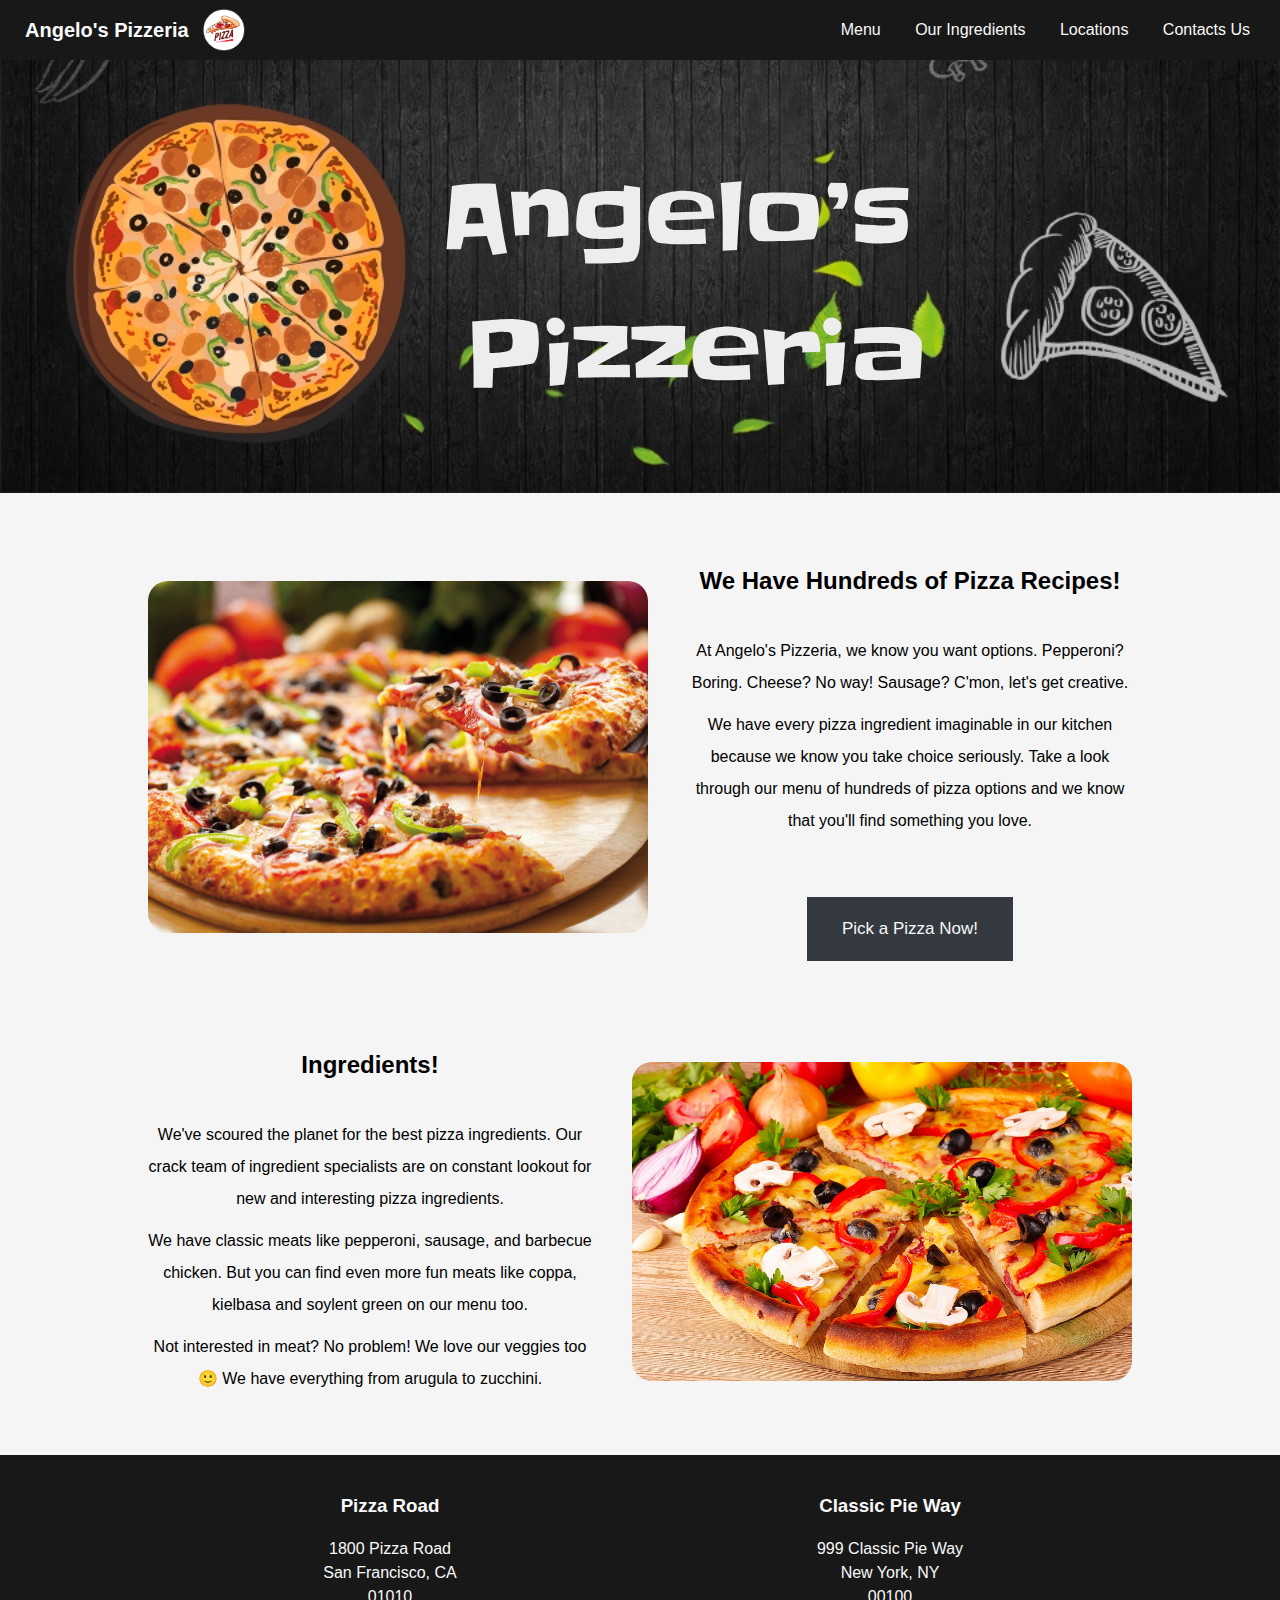
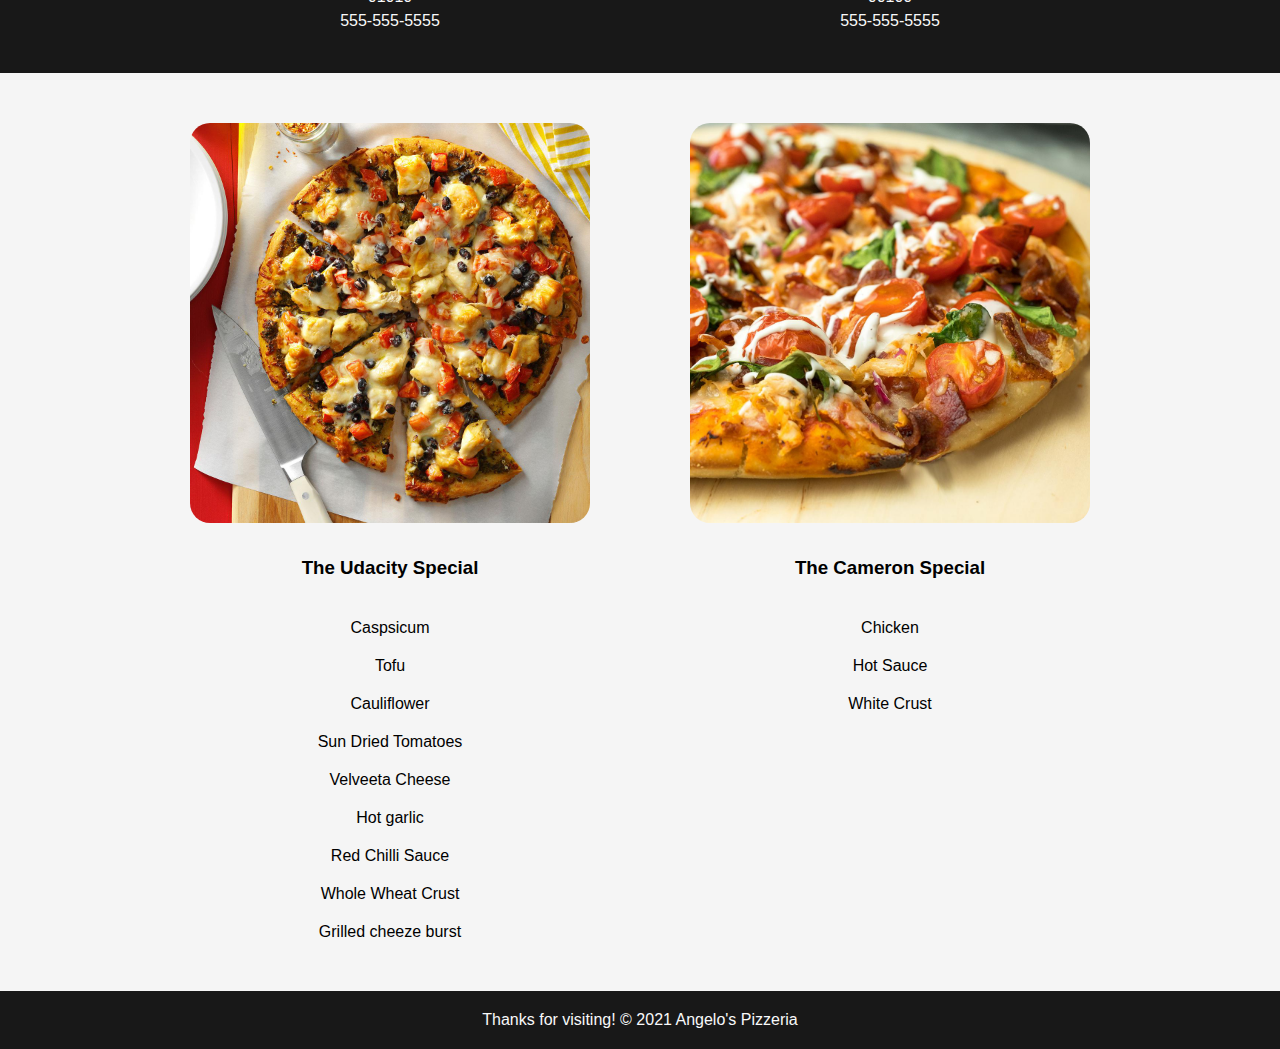
<file: index.html>
<!DOCTYPE html>
<html>
<head>
	<title>Angelo's Pizzeria</title>
	<link rel="stylesheet" type="text/css" href="styles/main.css">
</head>
<body>
	<nav class="topnav">
		<span><span class="nav-header-logo">Angelo's Pizzeria</span><img src="images/logo.png" width="50px;"></span>
		<div>
			<a class="active" href="#menu">Menu</a>
			<a href="#ingredients">Our Ingredients</a>
			<a href="#locations">Locations</a>
			<a href="" onclick="alert('Thanks for clicking! This button doesn\'t do anything because this is a fake pizzeria 😕)')">Contacts Us</a>		
		</div>
	</nav>
	<header>
		<img src="images/banner.svg" width="100%">
	</header>
	<article class="advertisement" id="menu">
		<section>
			<img src="images/pizza1.jpg">
		</section>
		<section class="advertisement-text">
			<h2>We Have Hundreds of Pizza Recipes!</h2> 
			 <p>At Angelo's Pizzeria, we know you want options. Pepperoni? Boring. Cheese? No way! Sausage? C'mon, let's get creative.</p>
            <p>We have every pizza ingredient imaginable in our kitchen because we know you take choice seriously. Take a look through our menu of hundreds of pizza options and we know that you'll find something you love.</p>
            <a href="links/order.html" role="button">Pick a Pizza Now!</a>
		</section>
	</article>
	<article class="advertisement" id="ingredients">
		<section class="advertisement-text">
			<h2>Ingredients!</h2> 
            <p>We've scoured the planet for the best pizza ingredients. Our crack team of ingredient specialists are on constant lookout for new and interesting pizza ingredients.</p>
            <p>We have classic meats like pepperoni, sausage, and barbecue chicken. But you can find even more fun meats like coppa, kielbasa and soylent green on our menu too.</p>
            <p>Not interested in meat? No problem! We love our veggies too 🙂 We have everything from arugula to zucchini.</p>
		</section>
		<section>
			<img src="images/pizza2.jpg">
		</section>
	</article>
	<article class="locations" id="locations">
		<section>
			<h3>Pizza Road</h3>
            <p>1800 Pizza Road<br>San Francisco, CA<br>01010<br>555-555-5555</p>
		</section>
		<section>
			<h3>Classic Pie Way</h3>
            <p>999 Classic Pie Way<br>New York, NY<br>00100<br>555-555-5555</p>
		</section>
	</article>
	<section class="sizer">



	</section>
	<article class="pizzas">
		<section>
			<img src="images/pizza3.jpg">
			<h3>The Udacity Special</h3>
			<ul>
				<li>Caspsicum</li>
				<li>Tofu</li>
				<li>Cauliflower</li>
				<li>Sun Dried Tomatoes</li>
				<li>Velveeta Cheese</li>
				<li>Hot garlic</li>
				<li>Red Chilli Sauce</li>
				<li>Whole Wheat Crust</li>
				<li>Grilled cheeze burst</li>
			</ul>
		</section>
		<section>
			<img src="images/pizza4.jpg">
			<h3>The Cameron Special</h3>
			<ul>
				<li>Chicken</li>
				<li>Hot Sauce</li>
				<li>White Crust</li>
			</ul>
		</section>
	</article>
	<footer>Thanks for visiting! © 2021 Angelo's Pizzeria</footer>
</body>
</html>
</file>
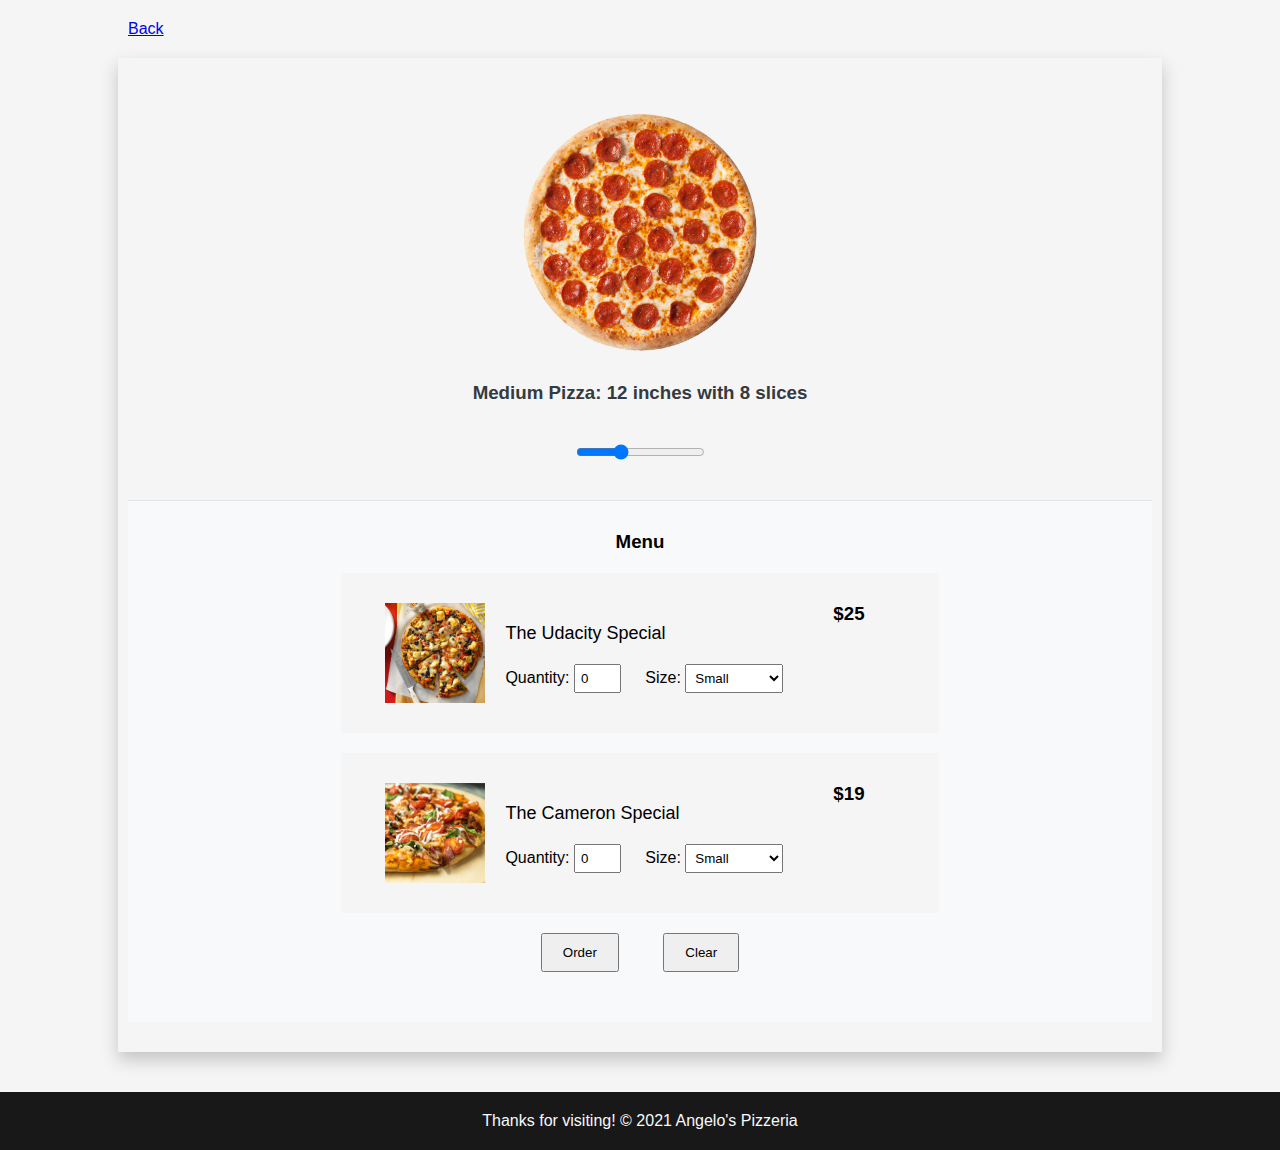
<file: links/order.html>
<!DOCTYPE html>
<html>
<head>
	<title>Angelo's Pizzeria Order</title>
	<link rel="stylesheet" type="text/css" href="../styles/main.css">
</head>
<body>
	<section class="backButton">
		<a href="../index.html" role="button">
			Back
		</a>
	</section>
	<article class="order">
		<section>
			<img id="pizzesizer" src="../images/pizzasizer.png">
			<br>
			<h3>Medium Pizza: 12 inches with 8 slices</h3>
			<input id="ranger" type="range" min="1" max="4" value="2" />
		</section>
		<div class="divider"></div>
		<section class="menu">
			<h3>Menu</h3>
			<div>
				<img src="../images/pizza3.jpg">
				<div>
					<p class="pizza-title">The Udacity Special</p>	
					<form>
						<label for="quantity">Quantity:</label>
  						<input type="text" id="quantity1" maxlength="2" size="2" value="0">
						
						<label for="size1">Size:</label>
						<select id="size1">
						  <option value="small">Small</option>
						  <option value="medium">Medium</option>
						  <option value="large">Large</option>
						  <option value="extra-large">Extra-large</option>
						</select>
					</form>
				</div>
				<h3>$25</h3>
			</div>
			<div>
				<img src="../images/pizza4.jpg">
				<div>
					<p class="pizza-title">The Cameron Special</p>	
					<form>
						<label for="quantity">Quantity:</label>
  						<input type="text" id="quantity2" maxlength="2" size="2" value="0">
						
						<label for="size2">Size:</label>
						<select id="size2">
						  <option value="small">Small</option>
						  <option value="medium">Medium</option>
						  <option value="large">Large</option>
						  <option value="extra-large">Extra-large</option>
						</select>
					</form>
				</div>
				<h3>$19</h3>
			</div>
			<button id="orderButton" onclick="order()">Order</button>
			<button id="clearButton" onclick="clearForm()">Clear</button>
		</section>
	</article>
	<footer>Thanks for visiting! © 2021 Angelo's Pizzeria</footer>
	<script src="../scripts/main.js"></script>
</body>
</html>
</file>
<file: styles/main.css>
:root {
  --red: #9D1111;
  --dark: #343A40;
  --secondary: #6C757D;
  --gray1: #C4C4C4;
  --gray2: #E5E5E5;
  --gray3: #F5F5F5;
  --light: #f8f9fa;
  --navcolor: #181818;
}

* {
	padding: 0;
	margin: 0;
}

body {
	font-family: Arial, Helvetica, sans-serif;
	background-color: var(--gray3);
}

/* navbar */

.topnav {
	padding: 5px 15px;
	display: flex;
	background-color: var(--navcolor);
	justify-content: space-between;
	align-items: center;
}

.topnav a {
	padding: 20px 15px;
	color: var(--light);
	text-align: center;
	text-decoration: none;
	padding: 
	font-size: 17px;
}

.topnav a:hover {
	background-color: var(--light);
	color: var(--dark);
}

.topnav span{
	display: flex;
	align-items: center;
}

.nav-header-logo{
	padding: 0px 10px;
	color: var(--light);
	font-size: 20px;
	font-weight: bold;
}

/* advertisement */

.advertisement{
	max-width: 80%;
	margin: auto;
	padding-top: 40px;
	display: flex;
	align-items: center;
}

.advertisement section{
	padding: 20px;
	text-align: center;
	max-width: 600px;
	margin: auto;
}

.advertisement img{
	border-radius: 20px;
	max-width: 500px;
}

.advertisement-text{
	line-height: 2;
}

.advertisement-text h2{
	margin: 0 0 30px 0;
}

.advertisement-text p{
	margin: 10px 0;
}

.advertisement-text a{
	font-size: 17px;
	padding: 15px 35px;
	margin: 50px 0 0 0;
	display: inline-block;
	text-decoration: none;
	background-color: var(--dark);
	border-color: var(--dark);
	color: var(--light);
}

.advertisement-text a:hover{
	background-color: #23272b;
	border-color: #1d2124;
}

.advertisement-text a:focus{
  color: #fff;
  background-color: #23272b;
  border-color: #1d2124;
  box-shadow: 0 0 0 0.2rem rgba(82, 88, 93, 0.5);
}

/* locations */

.locations{
	background-color: var(--navcolor);
	color: var(--light);
	margin: 30px 0;
	padding: 20px;
	display: flex;
	justify-content: center;
}


.locations section, .pizzas section{
	text-align: center;
	width: 500px;
}

.locations section h3{
	margin: 20px;
}

.locations section p{
	margin: 20px;
	line-height: 1.5;
}

/* pizzas */

.pizzas{
	max-width: 80%;
	margin: auto;
	padding: 20px;
	display: flex;
	justify-content: center;
}

.pizzas img{
	max-width: 400px;
	max-height: 400px;
	border-radius: 20px;
}

.pizzas ul{
	list-style-type: none;
}

.pizzas h3{
	margin: 20px;
	padding: 10px;
}

.pizzas li{
	padding: 10px;
}

.pizzas li:hover, .pizzas h3:hover{
	background-color: var(--gray2)
}


/* footer */

footer{
	background-color: var(--navcolor);
	color: var(--light);
	text-align: center;
	margin-top: 20px;
	padding: 20px;
}

/* order */

.order{
	box-shadow: 0 8px 16px 0 var(--gray1);
	max-width: 80%;
	margin: auto;
	margin-top: 20px;
	margin-bottom: 40px;
	padding: 30px 10px;
	justify-content: center;
}

.order section:first-child{
	text-align: center;
	padding: 20px 10px;
}

.order section:first-child h3{
	margin: 20px;
	color: var(--dark);
}

.order img{
	width: 250px;
	height: 250px;
}

#ranger{
	margin: 20px;
}

.divider{
	 height: 1px;
	 background-color: var(--gray2);
}

/* menu */

.menu{
	padding: 30px;
	text-align: center;
	background-color: var(--light)
}

.menu > div{
	display: flex;
	justify-content: center;
	margin: auto;
	margin-top: 20px; 
	padding: 30px 10px;
	background-color: var(--gray3);
	max-width: 60%;
}

.menu > div:hover{
	background-color: var(--gray2);
}

.menu img{
	max-width: 100px;
	max-height: 100px;
}

.pizza-title{
	margin: 10px;
	padding: 10px;
	text-align: left;
	font-size: 18px;
	font-weight: 500;
}

.menu form{
	margin: 0 20px;
}

.menu div h3{
	margin: 0 20px;
	padding: 0 10px;
}

form input{
	padding: 5px;
}

form select{
	padding: 5px;
}

#quantity1, #quantity2{
	margin-right: 20px;
}

#orderButton, #clearButton{
	padding: 10px 20px;
	margin: 20px;
}

.backButton {
	max-width: 80%;
	margin: auto;
	margin-top: 20px;
}
</file>
